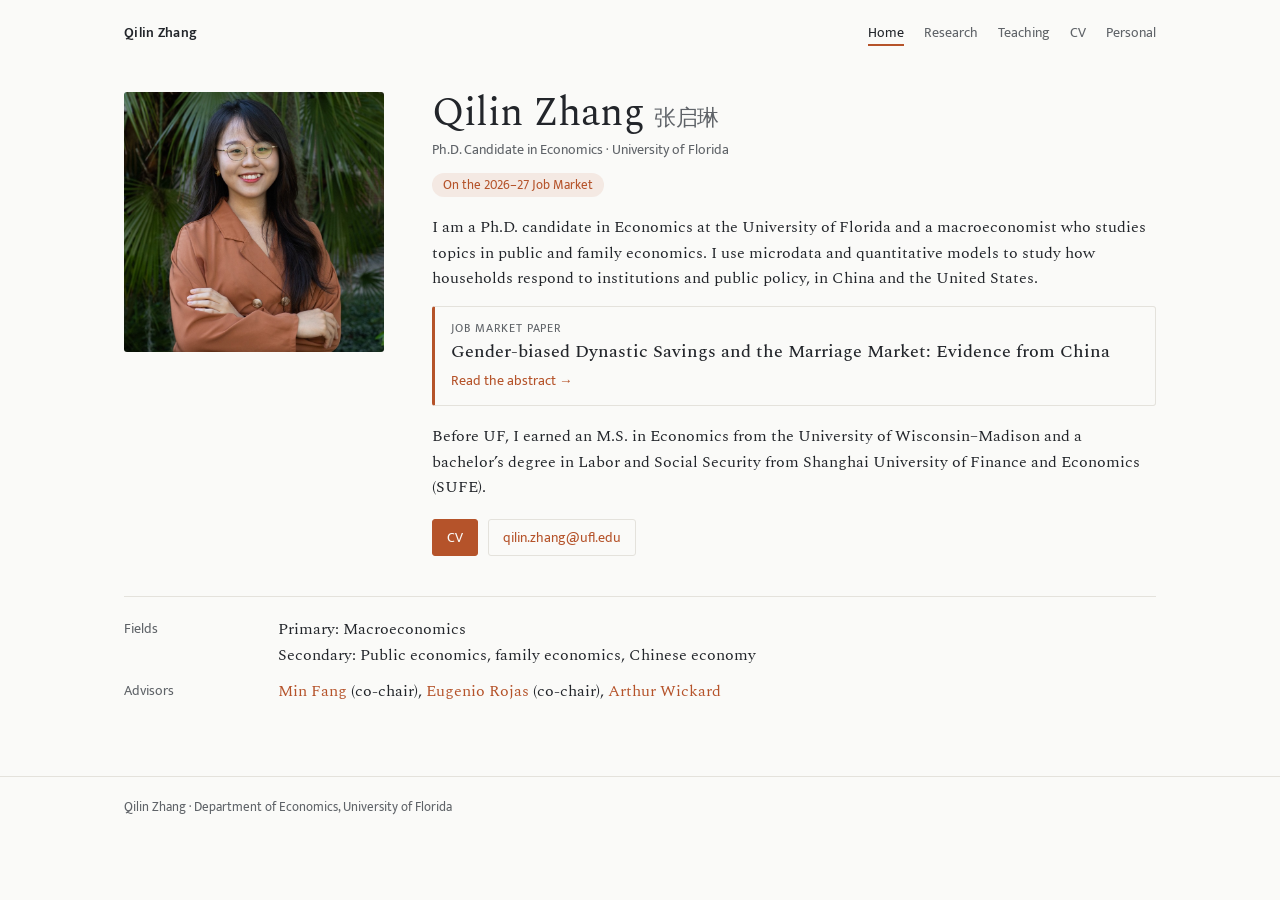
<file: index.html>
<!doctype html>
<html lang="en">
<head>
  <meta charset="utf-8">
  <meta name="viewport" content="width=device-width, initial-scale=1">
  <title>Qilin (Kaelyn) Zhang · Economics, University of Florida</title>
  <meta name="description" content="Qilin (Kaelyn) Zhang, Ph.D. candidate in economics at the University of Florida. Macroeconomics; public economics, family economics.">
  <meta name="google-site-verification" content="neAgSthh8XxJDPQHy7GUq4DubUrAIh0W3-i_d8tZMtM">
  <link rel="canonical" href="https://qilinzhang97.github.io/">
  <script type="application/ld+json">
  {
    "@context": "https://schema.org",
    "@type": "Person",
    "name": "Qilin Zhang",
    "alternateName": ["Kaelyn Zhang", "Qilin (Kaelyn) Zhang", "张启琳"],
    "url": "https://qilinzhang97.github.io/",
    "image": "https://qilinzhang97.github.io/images/portrait.jpg",
    "email": "mailto:qilin.zhang@ufl.edu",
    "jobTitle": "Ph.D. Candidate in Economics",
    "affiliation": {"@type": "CollegeOrUniversity", "name": "University of Florida"},
    "alumniOf": [
      {"@type": "CollegeOrUniversity", "name": "University of Wisconsin-Madison"},
      {"@type": "CollegeOrUniversity", "name": "Shanghai University of Finance and Economics"}
    ],
    "knowsAbout": ["Macroeconomics", "Public economics", "Family economics", "Chinese economy"]
  }
  </script>
  <link rel="icon" href="favicon.ico">
  <link rel="preconnect" href="https://fonts.googleapis.com">
  <link rel="stylesheet" href="https://fonts.googleapis.com/css2?family=Mukta:wght@400;600&family=Spectral:ital,wght@0,400;0,500;1,400&display=swap">
  <link rel="stylesheet" href="style.css?v=16">
</head>
<body>

<header class="site">
  <div class="wrap">
    <span class="brand">Qilin Zhang</span>
    <nav>
      <ul>
        <li><a href="index.html" aria-current="page">Home</a></li>
        <li><a href="research.html">Research</a></li>
        <li><a href="teaching.html">Teaching</a></li>
        <li><a href="files/CV.pdf" target="_blank" rel="noopener">CV</a></li>
        <li><a href="personal.html">Personal</a></li>
      </ul>
    </nav>
  </div>
</header>

<main>
  <div class="wrap">

    <section class="hero home">
      <img src="images/portrait.jpg" alt="Photo of Qilin Zhang">
      <div>
        <h1>Qilin Zhang <span class="cjk">张启琳</span></h1>
        <p class="sub">Ph.D. Candidate in Economics · University of Florida</p>
        <p class="badge">On the 2026–27 Job Market</p>
        <p>
          I am a Ph.D. candidate in Economics at the University of Florida and
          a macroeconomist who studies topics in public and family economics.
          I use microdata and quantitative models to study how households
          respond to institutions and public policy, in China and the United States.
        </p>
        <a class="jmp-card" href="research.html#jmp">
          <span class="jmp-label">Job market paper</span>
          <span class="jmp-title">Gender-biased Dynastic Savings and the Marriage Market: Evidence from China</span>
          <span class="jmp-more">Read the abstract →</span>
        </a>
        <p>
          Before UF, I earned an M.S. in Economics from the University of
          Wisconsin–Madison and a bachelor’s degree in Labor and Social
          Security from Shanghai University of Finance and Economics (SUFE).
        </p>
        <div class="btns">
          <a class="btn primary" href="files/CV.pdf" target="_blank" rel="noopener">CV</a>
          <a class="btn" href="mailto:qilin.zhang@ufl.edu">qilin.zhang@ufl.edu</a>
        </div>
      </div>
    </section>

    <dl class="facts home-facts">
      <dt>Fields</dt>
      <dd>Primary: Macroeconomics<br>Secondary: Public economics, family economics, Chinese economy</dd>
      <dt>Advisors</dt>
      <dd>
        <a href="https://www.minfang.info/">Min Fang</a> (co-chair),
        <a href="https://sites.google.com/site/erojasba1/">Eugenio Rojas</a> (co-chair),
        <a href="https://sites.google.com/view/arthurwickard/">Arthur Wickard</a>
      </dd>
    </dl>

  </div>
</main>

<footer>
  <div class="wrap">Qilin Zhang · Department of Economics, University of Florida</div>
</footer>

</body>
</html>
</file>
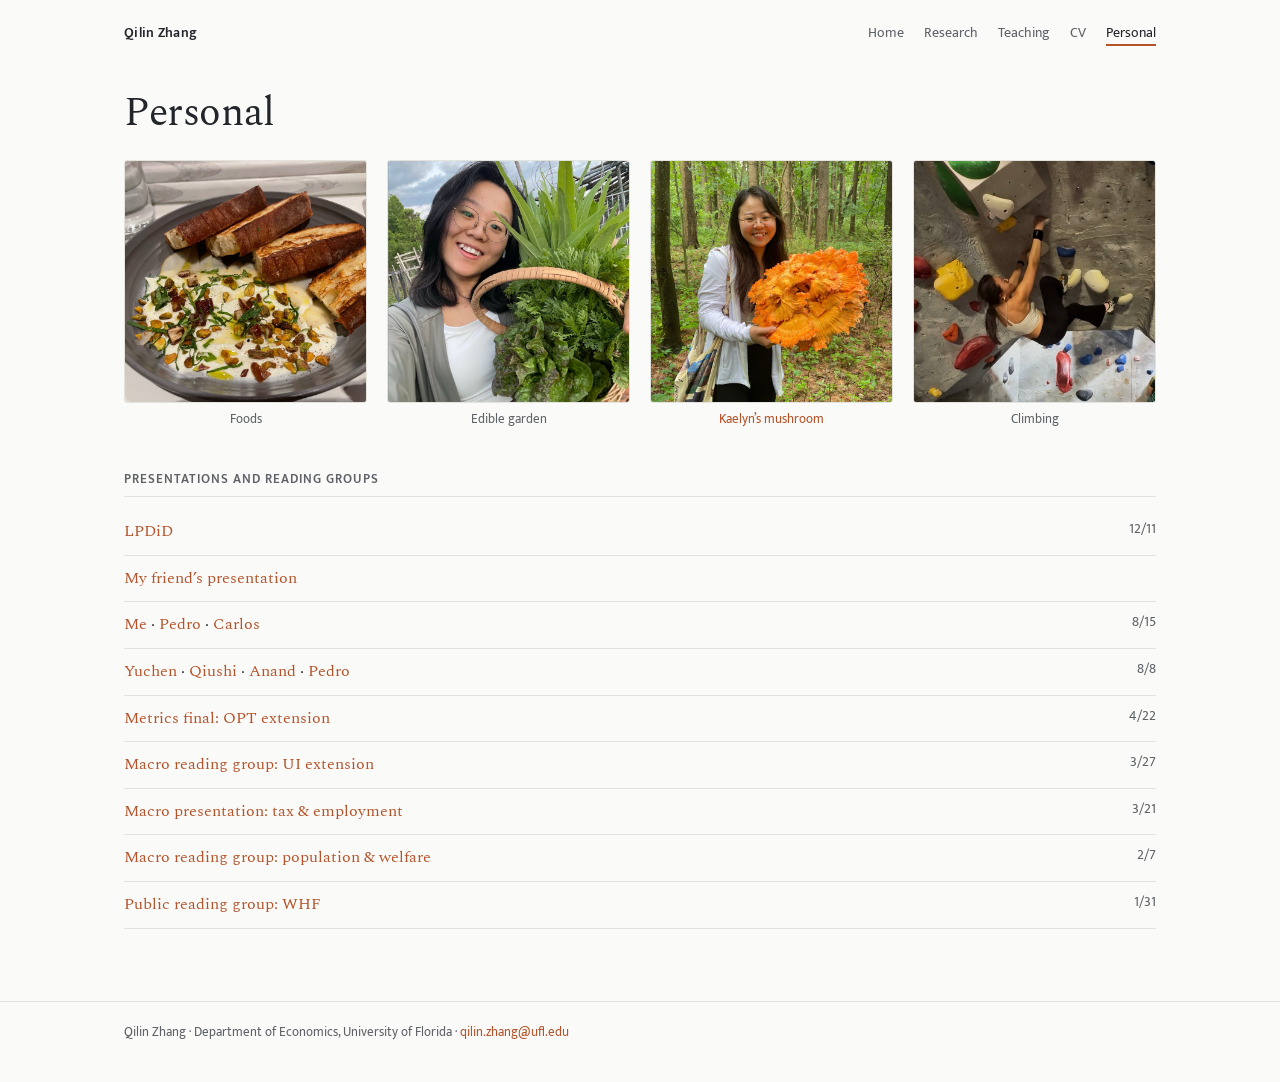
<file: personal.html>
<!doctype html>
<html lang="en">
<head>
  <meta charset="utf-8">
  <meta name="viewport" content="width=device-width, initial-scale=1">
  <title>Personal · Qilin Zhang</title>
  <meta name="description" content="Qilin (Kaelyn) Zhang, Ph.D. candidate in economics at the University of Florida.">
  <link rel="canonical" href="https://qilinzhang97.github.io/personal.html">
  <link rel="icon" href="favicon.ico">
  <link rel="preconnect" href="https://fonts.googleapis.com">
  <link rel="stylesheet" href="https://fonts.googleapis.com/css2?family=Mukta:wght@400;600&family=Spectral:ital,wght@0,400;0,500;1,400&display=swap">
  <link rel="stylesheet" href="style.css?v=16">
</head>
<body>

<header class="site">
  <div class="wrap">
    <span class="brand">Qilin Zhang</span>
    <nav>
      <ul>
        <li><a href="index.html">Home</a></li>
        <li><a href="research.html">Research</a></li>
        <li><a href="teaching.html">Teaching</a></li>
        <li><a href="files/CV.pdf" target="_blank" rel="noopener">CV</a></li>
        <li><a href="personal.html" aria-current="page">Personal</a></li>
      </ul>
    </nav>
  </div>
</header>

<main>
  <div class="wrap">

    <h1>Personal</h1>

    <div class="gallery">
      <figure><img src="images/personal/foods.jpg" alt="A plate of food with toasted bread"><figcaption>Foods</figcaption></figure>
      <figure><img src="images/personal/garden.jpg" alt="Holding a basket of greens from the garden"><figcaption>Edible garden</figcaption></figure>
      <figure><img src="images/personal/mushroom.jpg" alt="Holding a large orange chicken-of-the-woods mushroom"><figcaption><a href="https://docs.google.com/document/d/19VnIdUpWanG-G6lKfFRTZskRGyH3ChWLO_l0IX2F3d4/edit?usp=sharing">Kaelyn’s mushroom</a></figcaption></figure>
      <figure><img src="images/personal/climbing.jpg" alt="Bouldering on an indoor climbing wall"><figcaption>Climbing</figcaption></figure>
    </div>

    <h2>Presentations and reading groups</h2>
    <ul class="list">
      <li><span><a href="https://drive.google.com/file/d/1bw1bnWlzHuJfeOnRXmYwMwGYr9JF10P3/view?usp=share_link">LPDiD</a></span><span class="when">12/11</span></li>
      <li><span><a href="https://drive.google.com/file/d/1-EE1DhjxnjEWgnit24qZli8-MFxVVHkb/view?usp=share_link">My friend’s presentation</a></span><span class="when"></span></li>
      <li><span>
        <a href="https://drive.google.com/file/d/1tEdeXERM6-EvN2kuFYjfNi-I3Yyiuzi8/view?usp=sharing">Me</a> ·
        <a href="https://drive.google.com/file/d/1ZicY4kaHAAHkCwBPFRlHvhfG4CgIKm91/view?usp=sharing">Pedro</a> ·
        <a href="https://drive.google.com/file/d/1RMfRjHy0ueI-E53iDP9lUgQ998nuAs1S/view?usp=sharing">Carlos</a>
      </span><span class="when">8/15</span></li>
      <li><span>
        <a href="https://drive.google.com/file/d/1HuvZKcwCxBdRFhlk6UtoyAZ5cG0Ym-Ur/view?usp=drive_link">Yuchen</a> ·
        <a href="https://drive.google.com/file/d/1bvexdzA49Rrq_YEH0_yxvSUfMgZoQI0g/view?usp=drive_link">Qiushi</a> ·
        <a href="https://drive.google.com/file/d/1evxyVJQlaMJ7d7QCGbQHthnflGHWZdO1/view?usp=sharing">Anand</a> ·
        <a href="https://drive.google.com/file/d/1O6-qWX9nZaENUVlPvBzj0JHt3QRJRLeP/view?usp=drive_link">Pedro</a>
      </span><span class="when">8/8</span></li>
      <li><span><a href="https://drive.google.com/file/d/1HJBuh8yMg7fDqaeV8YzLAc-a7YNw2eTM/view?usp=share_link">Metrics final: OPT extension</a></span><span class="when">4/22</span></li>
      <li><span><a href="https://drive.google.com/file/d/1LPdsIdrNjhp5-5rTXGVg2yPY_02uL5fc/view?usp=share_link">Macro reading group: UI extension</a></span><span class="when">3/27</span></li>
      <li><span><a href="https://drive.google.com/file/d/1YaEn2Zr7fMuVmRK4XpyleFKTjtpVEiCb/view?usp=drive_link">Macro presentation: tax &amp; employment</a></span><span class="when">3/21</span></li>
      <li><span><a href="https://drive.google.com/file/d/1CVt2bc6Y-K6uEd7LwPWfqLam91Qk_eFk/view?usp=drive_link">Macro reading group: population &amp; welfare</a></span><span class="when">2/7</span></li>
      <li><span><a href="https://drive.google.com/file/d/1LlSIM46aEjqHDousd_F__wA1OYhi83qm/view?usp=share_link">Public reading group: WHF</a></span><span class="when">1/31</span></li>
    </ul>

  </div>
</main>

<footer>
  <div class="wrap">Qilin Zhang · Department of Economics, University of Florida · <a href="mailto:qilin.zhang@ufl.edu">qilin.zhang@ufl.edu</a></div>
</footer>

</body>
</html>
</file>
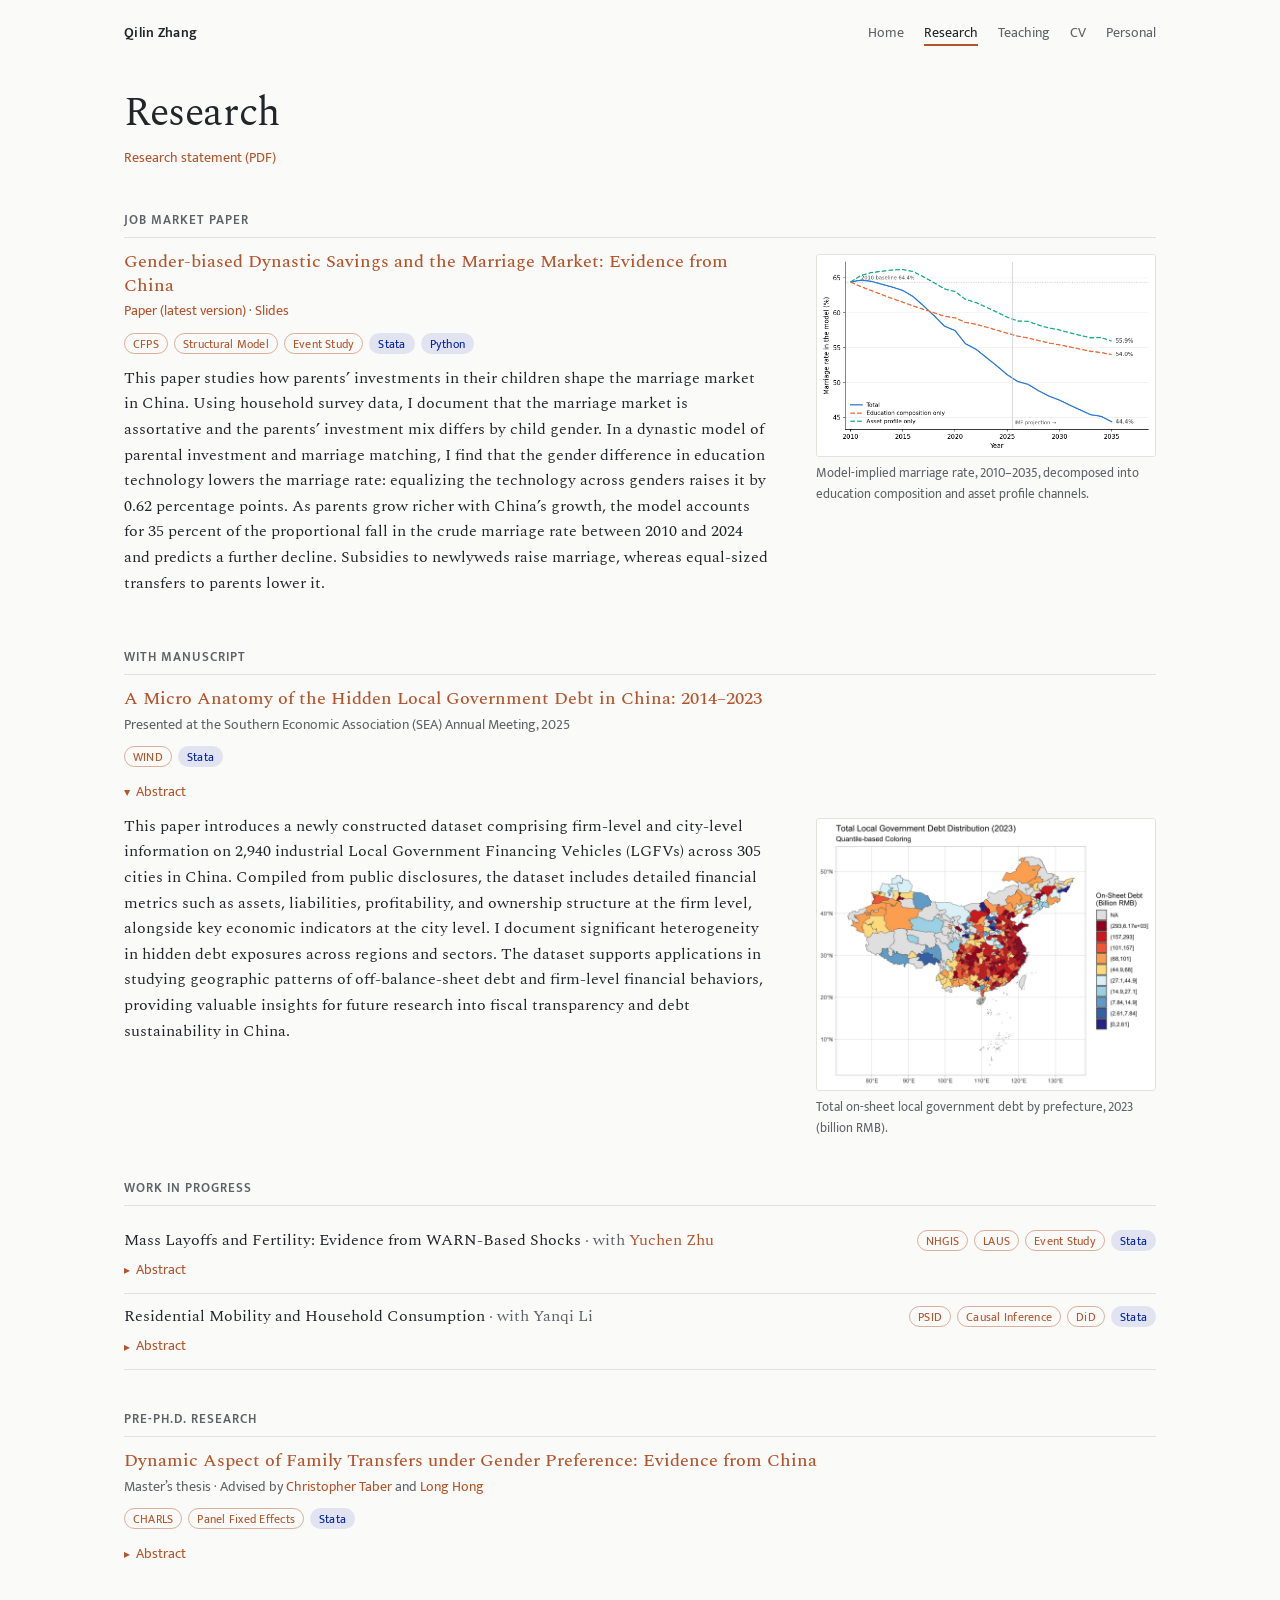
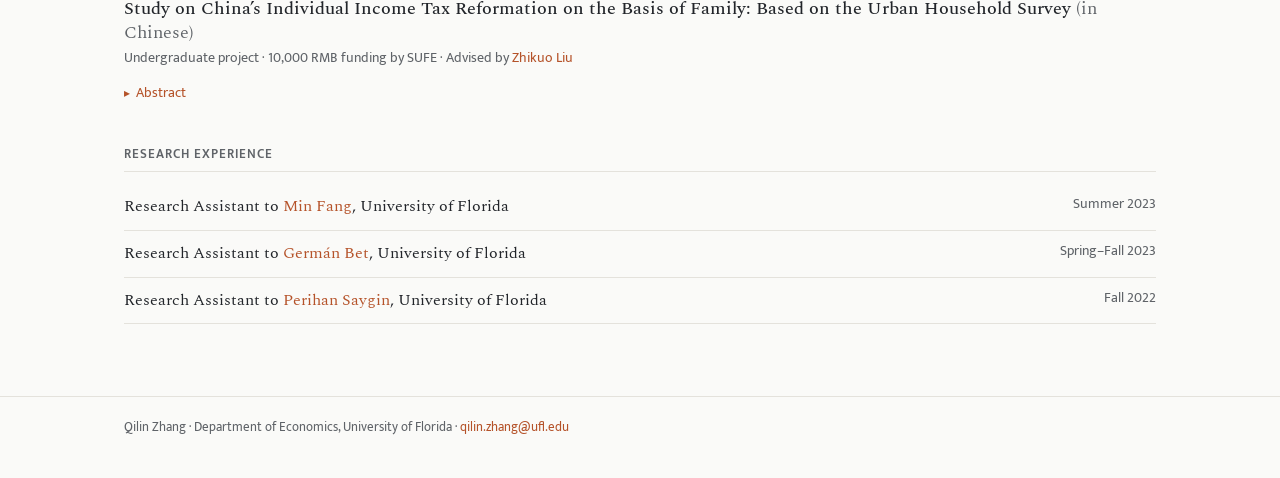
<file: research.html>
<!doctype html>
<html lang="en">
<head>
  <meta charset="utf-8">
  <meta name="viewport" content="width=device-width, initial-scale=1">
  <title>Research · Qilin Zhang</title>
  <meta name="description" content="Research by Qilin (Kaelyn) Zhang, Ph.D. candidate in economics at the University of Florida: job market paper and working papers.">
  <link rel="canonical" href="https://qilinzhang97.github.io/research.html">
  <link rel="icon" href="favicon.ico">
  <link rel="preconnect" href="https://fonts.googleapis.com">
  <link rel="stylesheet" href="https://fonts.googleapis.com/css2?family=Mukta:wght@400;600&family=Spectral:ital,wght@0,400;0,500;1,400&display=swap">
  <link rel="stylesheet" href="style.css?v=16">
</head>
<body>

<header class="site">
  <div class="wrap">
    <span class="brand">Qilin Zhang</span>
    <nav>
      <ul>
        <li><a href="index.html">Home</a></li>
        <li><a href="research.html" aria-current="page">Research</a></li>
        <li><a href="teaching.html">Teaching</a></li>
        <li><a href="files/CV.pdf" target="_blank" rel="noopener">CV</a></li>
        <li><a href="personal.html">Personal</a></li>
      </ul>
    </nav>
  </div>
</header>

<main>
  <div class="wrap">

    <h1>Research</h1>
    <p class="links"><a href="files/research_statement.pdf">Research statement (PDF)</a></p>

    <h2>Job market paper</h2>

    <article class="paper with-fig" id="jmp">
      <h3><a href="https://www.dropbox.com/scl/fi/1r7oac8c8x1isdq4daj8l/01.Draft_V1.pdf?rlkey=3zf3rzm4i88w5mp4f1vul3kg4&amp;st=r9d8w2ag&amp;dl=0">Gender-biased Dynastic Savings and the Marriage Market: Evidence from China</a></h3>
      <p class="meta"><a href="https://www.dropbox.com/scl/fi/1r7oac8c8x1isdq4daj8l/01.Draft_V1.pdf?rlkey=3zf3rzm4i88w5mp4f1vul3kg4&amp;st=r9d8w2ag&amp;dl=0">Paper (latest version)</a> · <a href="files/jobtalk.pdf">Slides</a></p>
      <p class="tags"><span class="tag">CFPS</span><span class="tag">Structural Model</span><span class="tag">Event Study</span><span class="tag tool">Stata</span><span class="tag tool">Python</span></p>
      <p>
        This paper studies how parents’ investments in their children shape
        the marriage market in China. Using household survey data, I document
        that the marriage market is assortative and the parents’ investment
        mix differs by child gender. In a dynastic model of parental
        investment and marriage matching, I find that the gender difference
        in education technology lowers the marriage rate: equalizing the
        technology across genders raises it by 0.62 percentage points. As
        parents grow richer with China’s growth, the model accounts for 35
        percent of the proportional fall in the crude marriage rate between
        2010 and 2024 and predicts a
        further decline. Subsidies to newlyweds raise marriage, whereas
        equal-sized transfers to parents lower it.
      </p>
      <figure>
        <img src="images/marriage_rate.png?v=3" alt="Model-implied marriage rate from 2010 to 2035: total, education composition only, and asset profile only">
        <figcaption>Model-implied marriage rate, 2010–2035, decomposed into education composition and asset profile channels.</figcaption>
      </figure>
    </article>

    <h2>With manuscript</h2>

    <article class="paper" id="debt">
      <h3><a href="files/Local_Govt_Debt_China.pdf">A Micro Anatomy of the Hidden Local Government Debt in China: 2014–2023</a></h3>
      <p class="meta">Presented at the Southern Economic Association (SEA) Annual Meeting, 2025</p>
      <p class="tags"><span class="tag">WIND</span><span class="tag tool">Stata</span></p>
      <details class="abstract" open>
        <summary>Abstract</summary>
        <div class="with-fig">
        <p>
          This paper introduces a newly constructed dataset comprising
          firm-level and city-level information on 2,940 industrial Local
          Government Financing Vehicles (LGFVs) across 305 cities in China.
          Compiled from public disclosures, the dataset includes detailed
          financial metrics such as assets, liabilities, profitability, and
          ownership structure at the firm level, alongside key economic
          indicators at the city level. I document significant heterogeneity in
          hidden debt exposures across regions and sectors. The dataset supports
          applications in studying geographic patterns of off-balance-sheet debt
          and firm-level financial behaviors, providing valuable insights for
          future research into fiscal transparency and debt sustainability in
          China.
        </p>
        <figure>
          <img src="images/debt_map.jpg" alt="Map of total on-sheet local government debt by prefecture in China, 2023, quantile coloring">
          <figcaption>Total on-sheet local government debt by prefecture, 2023 (billion RMB).</figcaption>
        </figure>
        </div>
      </details>
    </article>

    <h2>Work in progress</h2>
    <ul class="list wip">
      <li><div>Mass Layoffs and Fertility: Evidence from WARN-Based Shocks <span class="level">· with <a href="https://yuchenzhu122.github.io/">Yuchen Zhu</a></span>
        <details class="abstract">
          <summary>Abstract</summary>
          <p>
            We study how local labor market shocks affect fertility. Using WARN
            mass layoff notices linked to county-level natality data from
            2020–2024, we examine how the timing and intensity of local layoffs
            are associated with subsequent fertility. Our preliminary results
            show that larger layoff shocks are followed by higher fertility,
            with the effect emerging about ten months after the shock and
            concentrated among large layoffs. We further explore the mechanisms
            behind this response, including changes in the opportunity cost of
            time and maternal selection.
          </p>
        </details>
      </div><span class="tags"><span class="tag">NHGIS</span><span class="tag">LAUS</span><span class="tag">Event Study</span><span class="tag tool">Stata</span></span></li>
      <li><div>Residential Mobility and Household Consumption <span class="level">· with Yanqi Li</span>
        <details class="abstract">
          <summary>Abstract</summary>
          <p>
            We study how residential moves affect household consumption. Moving can change a family&rsquo;s budget constraint and, through it, the level and composition of spending. Using the Panel Study of Income Dynamics (PSID) from 1999 to 2019, which follows families over time and records detailed consumption expenditures, we compare families that move with those that do not. We restrict the sample to families that move at most once and estimate a difference-in-differences model with staggered move timing. We complement this with an event study that traces how consumption evolves in the years before and after a move.
          </p>
        </details>
      </div><span class="tags"><span class="tag">PSID</span><span class="tag">Causal Inference</span><span class="tag">DiD</span><span class="tag tool">Stata</span></span></li>
    </ul>

    <h2>Pre-Ph.D. research</h2>

    <article class="paper">
      <h3><a href="https://drive.google.com/file/d/1ukGdoljmAdPwhJsfZ-KIMdscb7lp0fdD/view?usp=share_link">Dynamic Aspect of Family Transfers under Gender Preference: Evidence from China</a></h3>
      <p class="meta">Master’s thesis · Advised by <a href="https://econ.wisc.edu/staff/taber-christopher/">Christopher Taber</a> and <a href="https://www.long-hong.com/home">Long Hong</a></p>
      <p class="tags"><span class="tag">CHARLS</span><span class="tag">Panel Fixed Effects</span><span class="tag tool">Stata</span></p>
      <details class="abstract">
        <summary>Abstract</summary>
        <p>
          Intergenerational transfers between family members are an extremely
          common economic phenomenon, and there are rich theoretical models and
          empirical work on the China background. As of now, we do not know
          much about the parental transfers made by Chinese parents to children
          who do not reside with them. And son-preference is a problem that
          cannot be ignored in the study of parent-child relations in China.
          The purpose of this article is to examine whether gender and other
          child characteristics have an effect on parents' transfer decisions
          using panel data. I created a panel data with 3 waves from CHARLS and
          estimated the causal effect of children’s gender on parental transfer
          using fixed effect models. According to my research, Chinese families
          have son-preference in parental transfers. Compared to females, men
          have a 20.3% higher transfer probability and a 1995 RMB higher
          transfer amount than women. Surprisingly, child income seems to have
          no effect on parental transfer. This may be due to cultural
          background differences. Chinese culture values giving money as an
          expression of love and care to juniors. As a result, parental
          transfers are more likely to be a form of family interaction rather
          than financial assistance in China.
        </p>
      </details>
    </article>
    <article class="paper">
      <h3>Study on China’s Individual Income Tax Reformation on the Basis of Family: Based on the Urban Household Survey <span class="level">(in Chinese)</span></h3>
      <p class="meta">Undergraduate project · 10,000 RMB funding by SUFE · Advised by <a href="https://sites.google.com/view/zhikuoliu">Zhikuo Liu</a></p>
      <details class="abstract">
        <summary>Abstract</summary>
        <p>
          The purpose of this study is to design a plan to collect individual
          income tax by family, to discuss a feasible way of collecting tax by
          using designed project to calculate the data, and our project aims at
          alleviating the tax incidence of the wage earners.
        </p>
        <p>
          <strong>Study methods:</strong> compare in international range,
          simulation of tax system, normative analysis. We choose America,
          England, Japan, Germany, Denmark, India and Singapore to analysis,
          mainly compare and summary in several aspects such as status of
          individual income tax, collecting model, the structure of tax rate,
          benefit of individual income tax.
        </p>
        <p>
          <strong>Data sources:</strong> The sampling survey data (UHS) of urban
          residents living in Liaoning, Shanghai, Sichuan, Guangdong. Sample
          size: 128866 persons.
        </p>
        <p>
          <strong>Study result:</strong> Our country still have a long way to go
          comparing with those countries developed in individual income tax,
          following are the reasons: First: The sources of our countries
          residents’ individual income are complicated, there are some bugs in
          collecting the tax by sorting the earning. Second: The awareness of
          taxpayers paying the tax on their owner initiative has been weakened
          because the fiscal revenue expenditure data disclosure of our country
          lack of diaphaneity. Third: As a kind of direct tax, the individual
          income tax has a high discomfort index.
        </p>
        <p>
          <strong>Study conclusion:</strong> Combining with the newly direction
          of the individual income tax reformation of our country, we conclude
          four suggestions to the government. First: To set up a complete tax
          information collection and management system by using currently
          nationwide ID card information system. Second: To launch a collection
          project which collecting ways combine synthesis and classification.
          Third: To adopt family coefficient, add a tax collection way of
          collecting individual income tax by family to alleviate the tax
          incidence of moderate and low-income citizens. Forth: Gradually
          improving the fiscal revenue expenditure data disclosure to enhance
          the awareness of taxpayers.
        </p>
      </details>
    </article>

    <h2>Research experience</h2>
    <ul class="list">
      <li><span>Research Assistant to <a href="https://www.minfang.info/">Min Fang</a>, University of Florida</span><span class="when">Summer 2023</span></li>
      <li><span>Research Assistant to <a href="https://sites.google.com/view/germanbet">Germán Bet</a>, University of Florida</span><span class="when">Spring–Fall 2023</span></li>
      <li><span>Research Assistant to <a href="https://sites.google.com/site/perihanozgesaygin/home">Perihan Saygin</a>, University of Florida</span><span class="when">Fall 2022</span></li>
    </ul>

  </div>
</main>

<footer>
  <div class="wrap">Qilin Zhang · Department of Economics, University of Florida · <a href="mailto:qilin.zhang@ufl.edu">qilin.zhang@ufl.edu</a></div>
</footer>

</body>
</html>
</file>
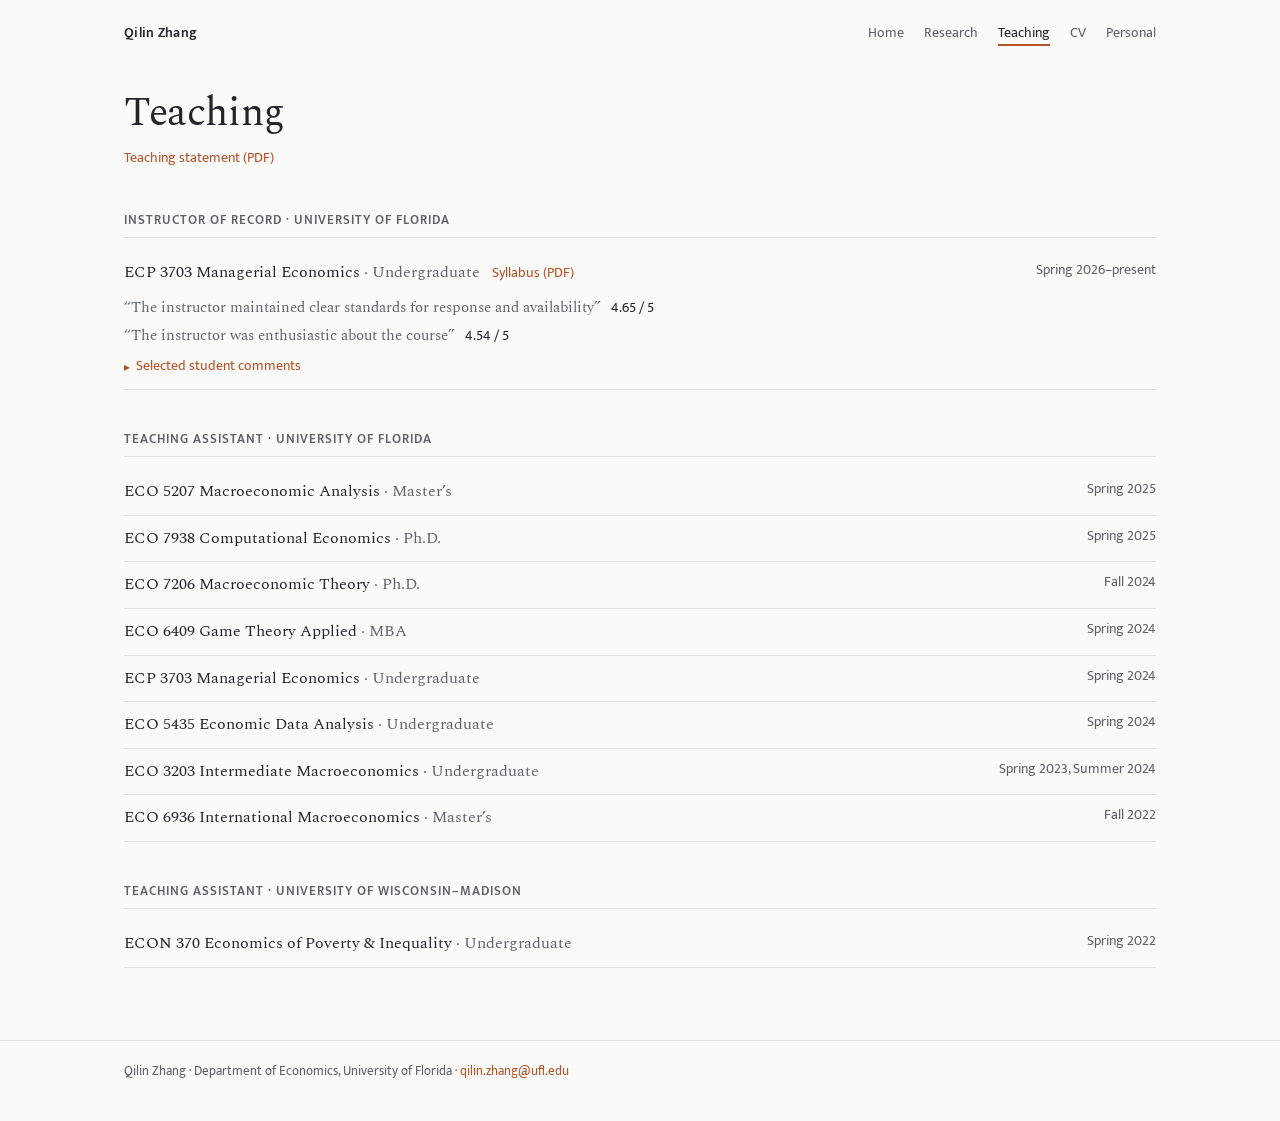
<file: teaching.html>
<!doctype html>
<html lang="en">
<head>
  <meta charset="utf-8">
  <meta name="viewport" content="width=device-width, initial-scale=1">
  <title>Teaching · Qilin Zhang</title>
  <meta name="description" content="Teaching experience of Qilin (Kaelyn) Zhang, Ph.D. candidate in economics at the University of Florida.">
  <link rel="canonical" href="https://qilinzhang97.github.io/teaching.html">
  <link rel="icon" href="favicon.ico">
  <link rel="preconnect" href="https://fonts.googleapis.com">
  <link rel="stylesheet" href="https://fonts.googleapis.com/css2?family=Mukta:wght@400;600&family=Spectral:ital,wght@0,400;0,500;1,400&display=swap">
  <link rel="stylesheet" href="style.css?v=16">
</head>
<body>

<header class="site">
  <div class="wrap">
    <span class="brand">Qilin Zhang</span>
    <nav>
      <ul>
        <li><a href="index.html">Home</a></li>
        <li><a href="research.html">Research</a></li>
        <li><a href="teaching.html" aria-current="page">Teaching</a></li>
        <li><a href="files/CV.pdf" target="_blank" rel="noopener">CV</a></li>
        <li><a href="personal.html">Personal</a></li>
      </ul>
    </nav>
  </div>
</header>

<main>
  <div class="wrap">

    <h1>Teaching</h1>
    <p class="links"><a href="files/teaching_statement.pdf">Teaching statement (PDF)</a></p>

    <h2>Instructor of record · University of Florida</h2>
    <ul class="list course">
      <li><div class="row"><span>ECP 3703 Managerial Economics <span class="level">· Undergraduate</span> <a class="doc" href="files/ECP3703_Syllabus_Spring2026.pdf">Syllabus (PDF)</a></span><span class="when">Spring 2026–present</span></div>
        <ul class="evals">
          <li>“The instructor maintained clear standards for response and availability” <span class="score">4.65 / 5</span></li>
          <li>“The instructor was enthusiastic about the course” <span class="score">4.54 / 5</span></li>
        </ul>
        <details class="abstract">
          <summary>Selected student comments</summary>
          <ul class="quotes">
            <li>“She provided and went over useful PowerPoint slides and example problem worksheets for each chapter, making learning the content easy. … I would definitely recommend taking this course with Professor Zhang.”</li>
            <li>“Love the worksheets – they help the most when it comes to practicing the topic.”</li>
            <li>“Tests were extremely fair and the questions asked on exams were very closely tied to the practice and materials released to us.”</li>
            <li>“She sets very clear expectations for the class and helps students whenever possible. She responded to emails super fast which I appreciated a lot.”</li>
            <li>“The instructor was incredibly passionate about teaching the course.”</li>
          </ul>
        </details>
      </li>
    </ul>

    <h2>Teaching assistant · University of Florida</h2>
    <ul class="list">
      <li><span>ECO 5207 Macroeconomic Analysis <span class="level">· Master’s</span></span><span class="when">Spring 2025</span></li>
      <li><span>ECO 7938 Computational Economics <span class="level">· Ph.D.</span></span><span class="when">Spring 2025</span></li>
      <li><span>ECO 7206 Macroeconomic Theory <span class="level">· Ph.D.</span></span><span class="when">Fall 2024</span></li>
      <li><span>ECO 6409 Game Theory Applied <span class="level">· MBA</span></span><span class="when">Spring 2024</span></li>
      <li><span>ECP 3703 Managerial Economics <span class="level">· Undergraduate</span></span><span class="when">Spring 2024</span></li>
      <li><span>ECO 5435 Economic Data Analysis <span class="level">· Undergraduate</span></span><span class="when">Spring 2024</span></li>
      <li><span>ECO 3203 Intermediate Macroeconomics <span class="level">· Undergraduate</span></span><span class="when">Spring 2023, Summer 2024</span></li>
      <li><span>ECO 6936 International Macroeconomics <span class="level">· Master’s</span></span><span class="when">Fall 2022</span></li>
    </ul>

    <h2>Teaching assistant · University of Wisconsin–Madison</h2>
    <ul class="list">
      <li><span>ECON 370 Economics of Poverty &amp; Inequality <span class="level">· Undergraduate</span></span><span class="when">Spring 2022</span></li>
    </ul>

  </div>
</main>

<footer>
  <div class="wrap">Qilin Zhang · Department of Economics, University of Florida · <a href="mailto:qilin.zhang@ufl.edu">qilin.zhang@ufl.edu</a></div>
</footer>

</body>
</html>
</file>
<file: style.css>
:root {
  --bg: #fafaf8;
  --text: #22252a;
  --muted: #5f6368;
  --rule: #e4e2dc;
  --accent: #b5532a;   /* rust, matches the portrait */
  --accent-2: #0021a5; /* UF blue */
  --serif: "Spectral", Georgia, "Times New Roman", serif;
  --sans: "Mukta", -apple-system, "Segoe UI", Helvetica, Arial, sans-serif;
}
@media (prefers-color-scheme: dark) {
  :root {
    --bg: #17181a;
    --text: #e6e4df;
    --muted: #a3a29d;
    --rule: #2e2f32;
    --accent: #e08a5f;
    --accent-2: #8fa6ff;
  }
}

* { box-sizing: border-box; }
html { -webkit-text-size-adjust: 100%; }
body {
  margin: 0;
  background: var(--bg);
  color: var(--text);
  font-family: var(--serif);
  font-size: 19px;
  line-height: 1.65;
}
.wrap { max-width: 1160px; margin: 0 auto; padding: 0 5vw; }

a { color: var(--accent); text-decoration: none; border-bottom: 1px solid transparent; }
a:hover { border-bottom-color: currentColor; }

/* header */
header.site { padding: 22px 0 0; }
header.site .wrap { display: flex; justify-content: space-between; align-items: baseline; gap: 16px; }
.brand { font-family: var(--sans); font-weight: 600; font-size: 15px; color: var(--text); letter-spacing: .02em; }
nav ul { list-style: none; margin: 0; padding: 0; display: flex; flex-wrap: wrap; gap: 6px 20px; font-family: var(--sans); font-size: 15px; }
nav a { color: var(--muted); }
nav a[aria-current="page"] { color: var(--text); border-bottom: 2px solid var(--accent); }

main { padding: 64px 0 40px; }

/* hero */
.hero { display: grid; grid-template-columns: 1fr 340px; gap: 64px; align-items: center; }
.hero img { width: 100%; border-radius: 3px; display: block; }
h1 { font-weight: 400; font-size: 60px; line-height: 1.1; margin: 0 0 16px; letter-spacing: -.01em; }
.lede { font-size: 22px; margin: 0 0 14px; }
.sub { font-family: var(--sans); font-size: 15px; color: var(--muted); margin: 0; }
.links { font-family: var(--sans); font-size: 15px; margin-top: 18px; display: flex; flex-wrap: wrap; gap: 6px 18px; }

h2 {
  font-family: var(--sans); font-weight: 600; font-size: 14px;
  text-transform: uppercase; letter-spacing: .08em; color: var(--muted);
  margin: 52px 0 14px; padding-bottom: 6px; border-bottom: 1px solid var(--rule);
}
h3 { font-weight: 500; font-size: 21px; line-height: 1.35; margin: 0 0 4px; }

/* key-value facts */
dl.facts { display: grid; grid-template-columns: 130px 1fr; gap: 10px 24px; margin: 0; }
dl.facts dt { font-family: var(--sans); font-size: 15px; color: var(--muted); padding-top: 2px; }
dl.facts dd { margin: 0; }

/* papers */
.paper { margin: 0 0 40px; }
.paper .meta { font-family: var(--sans); font-size: 15px; color: var(--muted); margin: 0 0 10px; }
.paper p { margin: 0 0 12px; }
figure { margin: 18px 0 8px; }
figure img { width: 100%; display: block; border: 1px solid var(--rule); border-radius: 3px; background: #fff; }
figcaption { font-family: var(--sans); font-size: 14px; color: var(--muted); margin-top: 6px; }

/* teaching list */
ul.list { list-style: none; padding: 0; margin: 0; }
ul.list li { display: flex; justify-content: space-between; gap: 16px; padding: 10px 0; border-bottom: 1px solid var(--rule); }
ul.list .when { font-family: var(--sans); font-size: 15px; color: var(--muted); white-space: nowrap; }
ul.list .level { color: var(--muted); }

footer { border-top: 1px solid var(--rule); margin-top: 40px; padding: 20px 0 40px; font-family: var(--sans); font-size: 14px; color: var(--muted); }

@media (max-width: 640px) {
  body { font-size: 17px; }
  .hero { grid-template-columns: 1fr; gap: 24px; }
  .hero img { max-width: 220px; order: -1; }
  h1 { font-size: 40px; }
  dl.facts { grid-template-columns: 1fr; gap: 2px; }
  dl.facts dd { margin-bottom: 12px; }
  ul.list li { flex-direction: column; gap: 0; }
  nav ul { gap: 14px; }
  .brand { display: none; }
}

.cjk { font-family: "PingFang SC", "Noto Serif SC", "Songti SC", serif; font-size: .55em; color: var(--muted); white-space: nowrap; }
.market { font-family: var(--sans); font-size: 16px; margin: 28px 0 0; padding: 10px 14px; border-left: 3px solid var(--accent); background: color-mix(in srgb, var(--accent) 7%, transparent); }
.level { color: var(--muted); font-weight: 400; }

/* personal gallery */
.gallery { display: grid; grid-template-columns: repeat(2, 1fr); gap: 20px; margin-top: 24px; }
.gallery figure { margin: 0; }
.gallery img { aspect-ratio: 1 / 1; object-fit: cover; }
.gallery figcaption { text-align: center; font-size: 15px; }

/* keep long-form text at a readable line length inside the wider page */
main p, .paper, ul.list, dl.facts { max-width: none; }
.hero p.lede { max-width: none; }
figure { max-width: 900px; }
@media (max-width: 900px) {
  .hero { grid-template-columns: 1fr 240px; gap: 36px; }
  h1 { font-size: 44px; }
}
@media (max-width: 640px) {
  .wrap { padding: 0 16px; }
  .hero { grid-template-columns: 1fr; gap: 24px; }
  h1 { font-size: 38px; }
}
.market { max-width: none; }
.gallery { grid-template-columns: repeat(4, 1fr); }
@media (max-width: 900px) { .gallery { grid-template-columns: repeat(2, 1fr); } }

/* research: text on the left two-thirds, figure on the right third */
.paper.with-fig { display: grid; grid-template-columns: minmax(0, 1fr) minmax(220px, 340px); column-gap: 48px; align-items: start; align-content: start; }
.paper.with-fig > :not(figure) { grid-column: 1; }
.paper.with-fig > figure { grid-column: 2; grid-row: 1 / span 6; margin: 4px 0 0; max-width: none; }
@media (max-width: 760px) {
  .paper.with-fig { display: block; }
  .paper.with-fig > figure { margin: 18px 0 8px; }
}

/* collapsible abstracts */
details.abstract { margin: 4px 0 0; }
details.abstract summary {
  cursor: pointer; list-style: none; display: inline-flex; align-items: center; gap: 6px;
  font-family: var(--sans); font-size: 15px; color: var(--accent);
}
details.abstract summary::-webkit-details-marker { display: none; }
details.abstract summary::before { content: "▸"; font-size: 12px; transition: transform .15s; }
details.abstract[open] summary::before { transform: rotate(90deg); }
details.abstract[open] summary { margin-bottom: 10px; }
details.abstract p { margin: 0 0 12px; }
.with-fig { display: grid; grid-template-columns: minmax(0, 1fr) minmax(220px, 340px); column-gap: 48px; align-items: start; }
.with-fig > figure { margin: 4px 0 0; max-width: none; }
@media (max-width: 760px) { .with-fig { display: block; } }
.hero img { aspect-ratio: 1 / 1; object-fit: cover; }

/* paper tags: data/method (outline) and software (filled) */
.tags { display: flex; flex-wrap: wrap; gap: 6px; margin: 6px 0 12px; }
.tag {
  font-family: var(--sans); font-size: 13px; line-height: 1; letter-spacing: .02em;
  padding: 5px 9px 4px; border-radius: 999px;
  border: 1px solid color-mix(in srgb, var(--accent) 45%, transparent);
  color: var(--accent);
}
.tag.tool { border-color: transparent; background: color-mix(in srgb, var(--accent-2) 10%, transparent); color: var(--accent-2); }

/* ---- smaller type scale (closer to a compact academic site) ---- */
body { font-size: 16px; line-height: 1.6; }
h1 { font-size: 40px; margin-bottom: 12px; }
.lede { font-size: 17.5px; }
h2 { font-size: 12.5px; margin: 40px 0 12px; }
h3 { font-size: 17.5px; }
.brand, nav ul { font-size: 14px; }
.links, .sub, dl.facts dt, .paper .meta, ul.list .when, details.abstract summary { font-size: 13.5px; }
.market { font-size: 14.5px; }
figcaption, footer, .gallery figcaption { font-size: 13px; }
.tag { font-size: 12px; padding: 4px 8px 3px; }
.paper { margin-bottom: 30px; }
main { padding: 48px 0 32px; }
.hero { grid-template-columns: 1fr 280px; gap: 56px; }
@media (max-width: 900px) {
  h1 { font-size: 34px; }
  .hero { grid-template-columns: 1fr 220px; gap: 32px; }
}
@media (max-width: 640px) {
  body { font-size: 15.5px; }
  h1 { font-size: 30px; }
  .hero { grid-template-columns: 1fr; gap: 20px; }
  .hero img { max-width: 200px; }
}

/* work in progress: compact rows like research experience */
ul.list.wip li { align-items: baseline; }
ul.list.wip .tags { margin: 0; justify-content: flex-end; flex-shrink: 0; }
@media (max-width: 640px) { ul.list.wip .tags { justify-content: flex-start; margin-top: 4px; } }

/* statement link under page titles */
h1 + .links { margin-top: 0; }

/* ---- home page: photo left, short bio, JMP card, buttons ---- */
.hero.home { grid-template-columns: 260px minmax(0, 1fr); gap: 48px; align-items: start; }
.hero.home h1 { margin-bottom: 4px; }
.hero.home p { margin: 0 0 14px; }
.hero.home .sub { margin-bottom: 10px; }
.badge {
  display: inline-block; font-family: var(--sans); font-size: 13px; line-height: 1;
  padding: 6px 11px 5px; border-radius: 999px; margin: 0 0 18px !important;
  color: var(--accent); background: color-mix(in srgb, var(--accent) 10%, transparent);
}
a.jmp-card {
  display: block; margin: 4px 0 18px; padding: 12px 16px;
  border: 1px solid var(--rule); border-left: 3px solid var(--accent); border-radius: 3px;
  color: var(--text);
}
a.jmp-card:hover { border-bottom-color: var(--rule); background: color-mix(in srgb, var(--accent) 5%, transparent); }
.jmp-label { display: block; font-family: var(--sans); font-size: 12px; text-transform: uppercase; letter-spacing: .08em; color: var(--muted); }
.jmp-title { display: block; font-weight: 500; font-size: 17.5px; line-height: 1.35; margin: 2px 0 4px; }
.jmp-more { font-family: var(--sans); font-size: 13.5px; color: var(--accent); }
.btns { display: flex; flex-wrap: wrap; gap: 10px; margin-top: 18px; font-family: var(--sans); font-size: 14px; }
.btn { padding: 7px 14px 6px; border: 1px solid var(--rule); border-radius: 3px; }
.btn:hover { border-color: var(--accent); }
.btn.primary { background: var(--accent); border-color: var(--accent); color: var(--bg); }
dl.facts.home-facts { margin-top: 40px; padding-top: 20px; border-top: 1px solid var(--rule); }
@media (max-width: 900px) { .hero.home { grid-template-columns: 200px minmax(0, 1fr); gap: 32px; } }
@media (max-width: 640px) {
  .hero.home { grid-template-columns: 1fr; gap: 20px; }
  .hero.home img { max-width: 200px; order: 0; }
}

/* teaching: course with syllabus, evaluation scores and student comments */
ul.list.course > li { display: block; }
ul.list.course .row { display: flex; justify-content: space-between; gap: 16px; }
@media (max-width: 640px) { ul.list.course .row { flex-direction: column; gap: 0; } }
ul.list.course a.doc { font-family: var(--sans); font-size: 13.5px; margin-left: 8px; }
ul.evals { list-style: none; padding: 0; margin: 8px 0 4px; font-size: 15px; color: var(--muted); }
ul.list.course ul.evals li { display: block; padding: 2px 0; border: 0; }
ul.evals .score { font-family: var(--sans); font-size: 13.5px; color: var(--text); margin-left: 6px; white-space: nowrap; }
ul.quotes { list-style: none; padding: 0; margin: 0; }
ul.list.course ul.quotes li { display: block; font-style: italic; color: var(--muted); border: 0; border-left: 2px solid var(--rule); padding: 2px 0 2px 14px; margin: 0 0 12px; }
</file>
